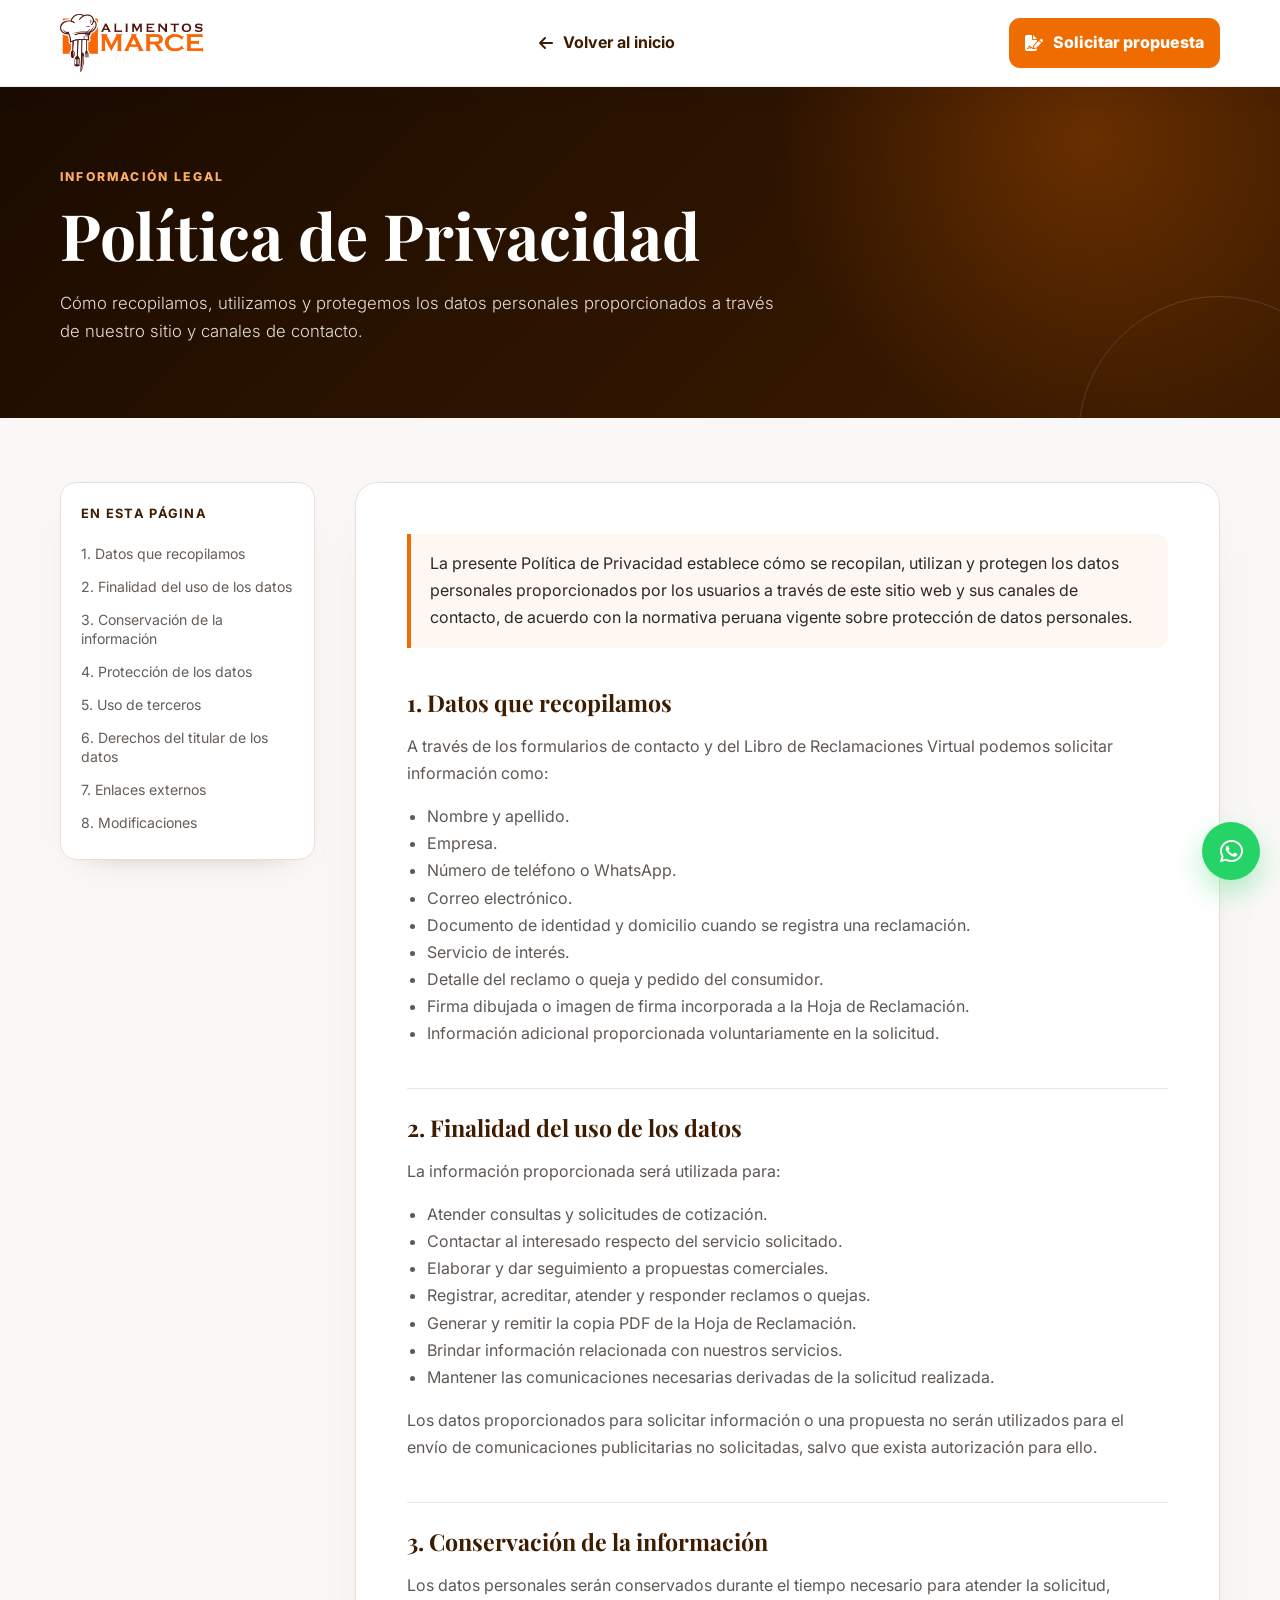
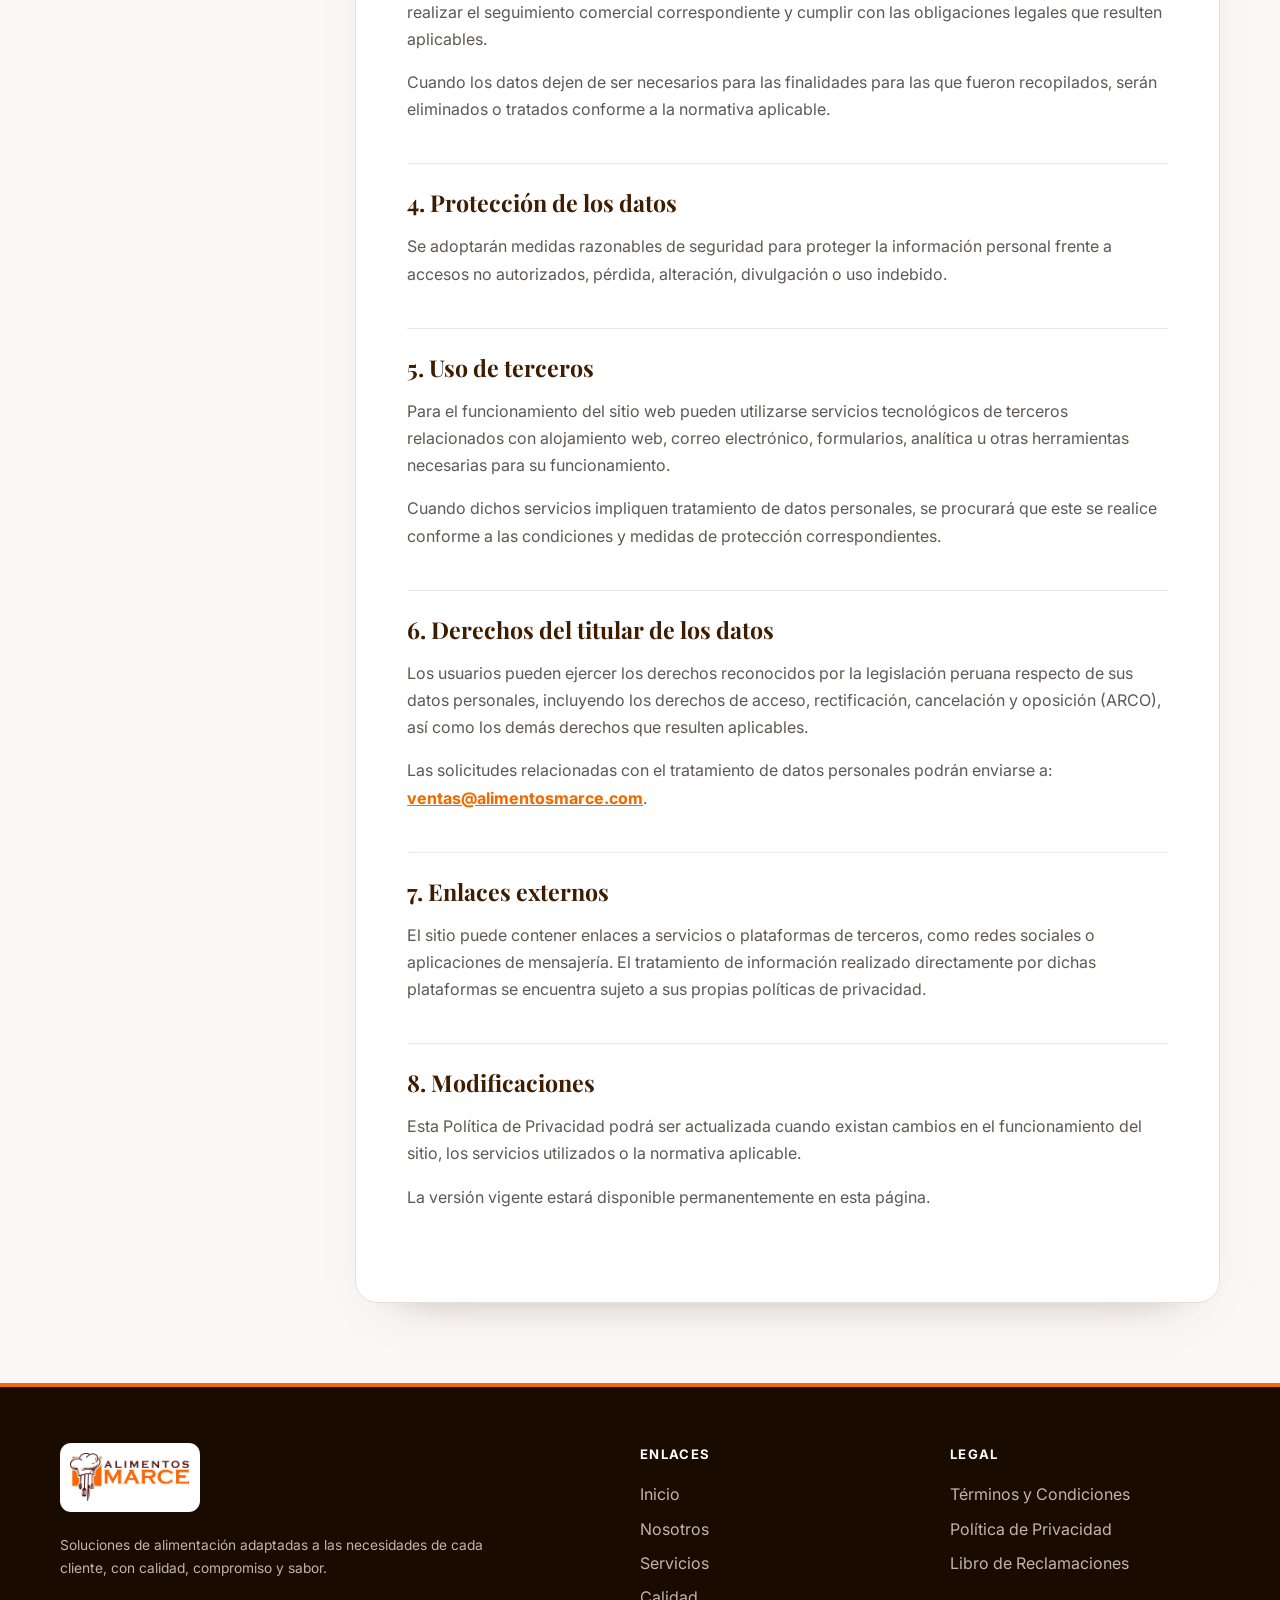
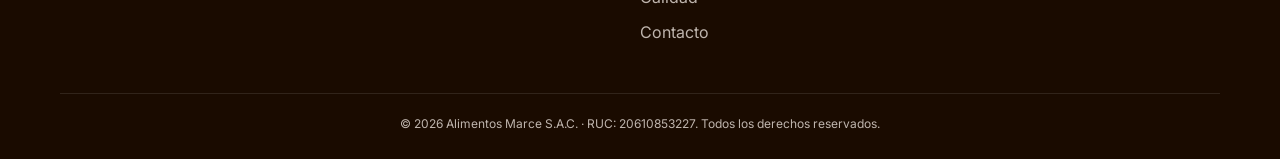
<file: politica-de-privacidad.html>
<!DOCTYPE html>
<html lang="es-PE">
<head>
  <meta charset="UTF-8">
  <meta name="viewport" content="width=device-width, initial-scale=1.0">
  <title>Política de Privacidad | Alimentos Marce</title>
  <meta name="description" content="Política de Privacidad y tratamiento de datos personales de Alimentos Marce S.A.C.">
  <link rel="canonical" href="https://alimentosmarce.com/politica-de-privacidad.html">
  <link rel="icon" href="favicon.ico">
  <link rel="preconnect" href="https://fonts.googleapis.com">
  <link rel="preconnect" href="https://fonts.gstatic.com" crossorigin>
  <link href="https://fonts.googleapis.com/css2?family=Inter:wght@300;400;500;600;700;800&family=Playfair+Display:wght@600;700&display=swap" rel="stylesheet">
  <link rel="stylesheet" href="https://cdnjs.cloudflare.com/ajax/libs/font-awesome/6.4.0/css/all.min.css">
  <link rel="stylesheet" href="legal.css">
</head>
<body class="legal-page">
  <a class="skip-link" href="#contenido">Saltar al contenido</a>
  <header class="site-header">
    <div class="container header-inner">
      <a class="brand" href="index.html#inicio" aria-label="Alimentos Marce - Inicio"><img src="logo.png" alt="Alimentos Marce"></a>
      <a class="back-home" href="index.html"><i class="fas fa-arrow-left" aria-hidden="true"></i><span>Volver al inicio</span></a>
      <a class="header-cta" href="index.html#contacto"><i class="fas fa-file-signature" aria-hidden="true"></i><span>Solicitar propuesta</span></a>
    </div>
  </header>

  <main id="contenido">
    <section class="legal-hero">
      <div class="container">
        <p class="eyebrow">Información legal</p>
        <h1>Política de Privacidad</h1>
        <p class="lead">Cómo recopilamos, utilizamos y protegemos los datos personales proporcionados a través de nuestro sitio y canales de contacto.</p>
      </div>
    </section>

    <div class="container legal-shell">
      <aside class="toc" aria-label="Contenido de la Política de Privacidad">
        <strong>En esta página</strong>
        <a href="#datos">1. Datos que recopilamos</a>
        <a href="#finalidad">2. Finalidad del uso de los datos</a>
        <a href="#conservacion">3. Conservación de la información</a>
        <a href="#proteccion">4. Protección de los datos</a>
        <a href="#terceros">5. Uso de terceros</a>
        <a href="#derechos">6. Derechos del titular de los datos</a>
        <a href="#enlaces">7. Enlaces externos</a>
        <a href="#modificaciones">8. Modificaciones</a>
      </aside>

      <article class="legal-article">
        <p class="legal-note">La presente Política de Privacidad establece cómo se recopilan, utilizan y protegen los datos personales proporcionados por los usuarios a través de este sitio web y sus canales de contacto, de acuerdo con la normativa peruana vigente sobre protección de datos personales.</p>

        <section id="datos" class="legal-section"><h2>1. Datos que recopilamos</h2><p>A través de los formularios de contacto y del Libro de Reclamaciones Virtual podemos solicitar información como:</p><ul><li>Nombre y apellido.</li><li>Empresa.</li><li>Número de teléfono o WhatsApp.</li><li>Correo electrónico.</li><li>Documento de identidad y domicilio cuando se registra una reclamación.</li><li>Servicio de interés.</li><li>Detalle del reclamo o queja y pedido del consumidor.</li><li>Firma dibujada o imagen de firma incorporada a la Hoja de Reclamación.</li><li>Información adicional proporcionada voluntariamente en la solicitud.</li></ul></section>

        <section id="finalidad" class="legal-section"><h2>2. Finalidad del uso de los datos</h2><p>La información proporcionada será utilizada para:</p><ul><li>Atender consultas y solicitudes de cotización.</li><li>Contactar al interesado respecto del servicio solicitado.</li><li>Elaborar y dar seguimiento a propuestas comerciales.</li><li>Registrar, acreditar, atender y responder reclamos o quejas.</li><li>Generar y remitir la copia PDF de la Hoja de Reclamación.</li><li>Brindar información relacionada con nuestros servicios.</li><li>Mantener las comunicaciones necesarias derivadas de la solicitud realizada.</li></ul><p>Los datos proporcionados para solicitar información o una propuesta no serán utilizados para el envío de comunicaciones publicitarias no solicitadas, salvo que exista autorización para ello.</p></section>

        <section id="conservacion" class="legal-section"><h2>3. Conservación de la información</h2><p>Los datos personales serán conservados durante el tiempo necesario para atender la solicitud, realizar el seguimiento comercial correspondiente y cumplir con las obligaciones legales que resulten aplicables.</p><p>Cuando los datos dejen de ser necesarios para las finalidades para las que fueron recopilados, serán eliminados o tratados conforme a la normativa aplicable.</p></section>

        <section id="proteccion" class="legal-section"><h2>4. Protección de los datos</h2><p>Se adoptarán medidas razonables de seguridad para proteger la información personal frente a accesos no autorizados, pérdida, alteración, divulgación o uso indebido.</p></section>

        <section id="terceros" class="legal-section"><h2>5. Uso de terceros</h2><p>Para el funcionamiento del sitio web pueden utilizarse servicios tecnológicos de terceros relacionados con alojamiento web, correo electrónico, formularios, analítica u otras herramientas necesarias para su funcionamiento.</p><p>Cuando dichos servicios impliquen tratamiento de datos personales, se procurará que este se realice conforme a las condiciones y medidas de protección correspondientes.</p></section>

        <section id="derechos" class="legal-section"><h2>6. Derechos del titular de los datos</h2><p>Los usuarios pueden ejercer los derechos reconocidos por la legislación peruana respecto de sus datos personales, incluyendo los derechos de acceso, rectificación, cancelación y oposición (ARCO), así como los demás derechos que resulten aplicables.</p><p>Las solicitudes relacionadas con el tratamiento de datos personales podrán enviarse a: <a class="mail-link" href="mailto:ventas@alimentosmarce.com">ventas@alimentosmarce.com</a>.</p></section>

        <section id="enlaces" class="legal-section"><h2>7. Enlaces externos</h2><p>El sitio puede contener enlaces a servicios o plataformas de terceros, como redes sociales o aplicaciones de mensajería. El tratamiento de información realizado directamente por dichas plataformas se encuentra sujeto a sus propias políticas de privacidad.</p></section>

        <section id="modificaciones" class="legal-section"><h2>8. Modificaciones</h2><p>Esta Política de Privacidad podrá ser actualizada cuando existan cambios en el funcionamiento del sitio, los servicios utilizados o la normativa aplicable.</p><p>La versión vigente estará disponible permanentemente en esta página.</p></section>
      </article>
    </div>
  </main>

  <footer class="site-footer">
    <div class="container">
      <div class="footer-grid">
        <div class="footer-brand"><a class="footer-logo" href="index.html"><img src="logo.png" alt="Alimentos Marce"></a><p class="footer-copy">Soluciones de alimentación adaptadas a las necesidades de cada cliente, con calidad, compromiso y sabor.</p></div>
        <div><h3>ENLACES</h3><ul><li><a href="index.html#inicio">Inicio</a></li><li><a href="index.html#nosotros">Nosotros</a></li><li><a href="index.html#servicios">Servicios</a></li><li><a href="index.html#calidad">Calidad</a></li><li><a href="index.html#contacto">Contacto</a></li></ul></div>
        <div><h3>LEGAL</h3><ul><li><a href="terminos-y-condiciones.html">Términos y Condiciones</a></li><li><a href="politica-de-privacidad.html">Política de Privacidad</a></li><li><a href="libro-de-reclamaciones.html">Libro de Reclamaciones</a></li></ul></div>
      </div>
      <div class="footer-bottom">© <span data-current-year></span> Alimentos Marce S.A.C. · RUC: 20610853227. Todos los derechos reservados.</div>
    </div>
  </footer>
  <a class="wa-float" href="https://wa.me/51931515526" target="_blank" rel="noopener noreferrer" aria-label="Contactar por WhatsApp"><i class="fab fa-whatsapp"></i></a>
  <script>document.querySelectorAll('[data-current-year]').forEach(function(el){el.textContent=new Date().getFullYear();});</script>
</body>
</html>
</file>
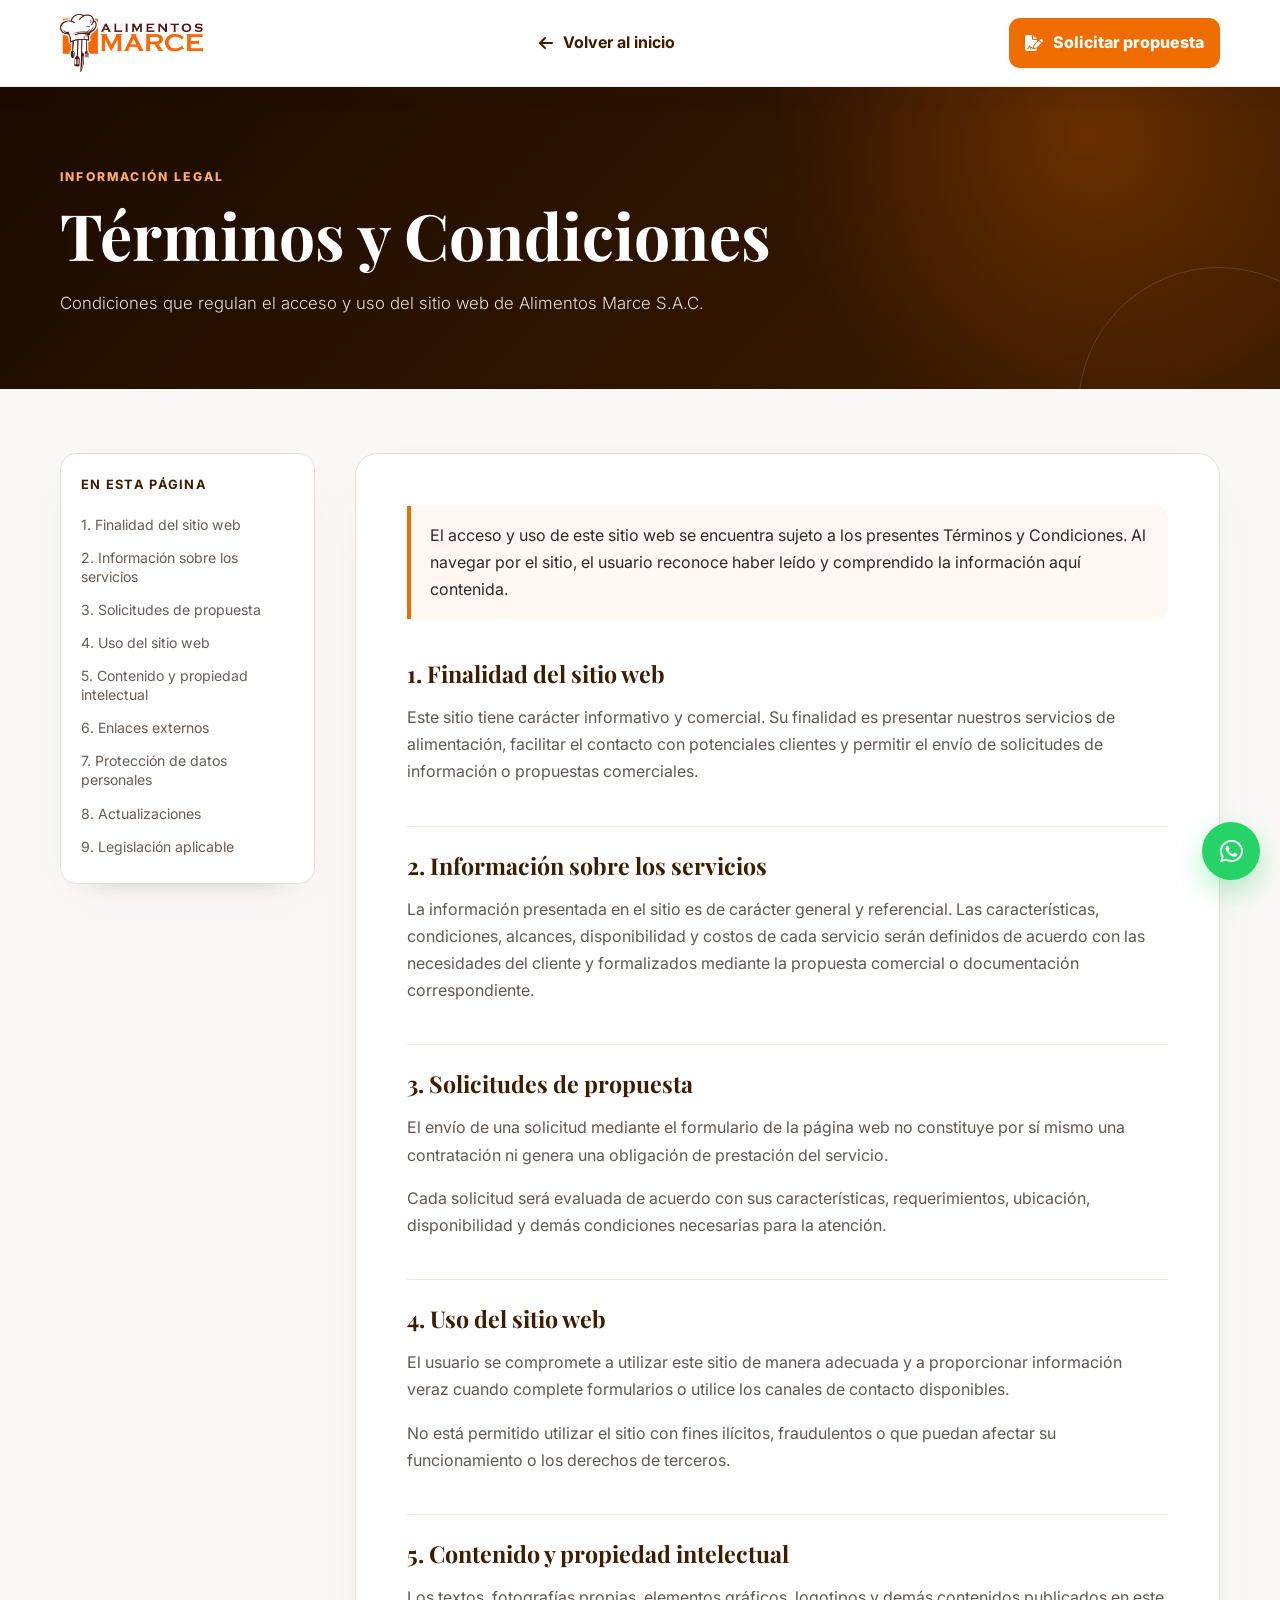
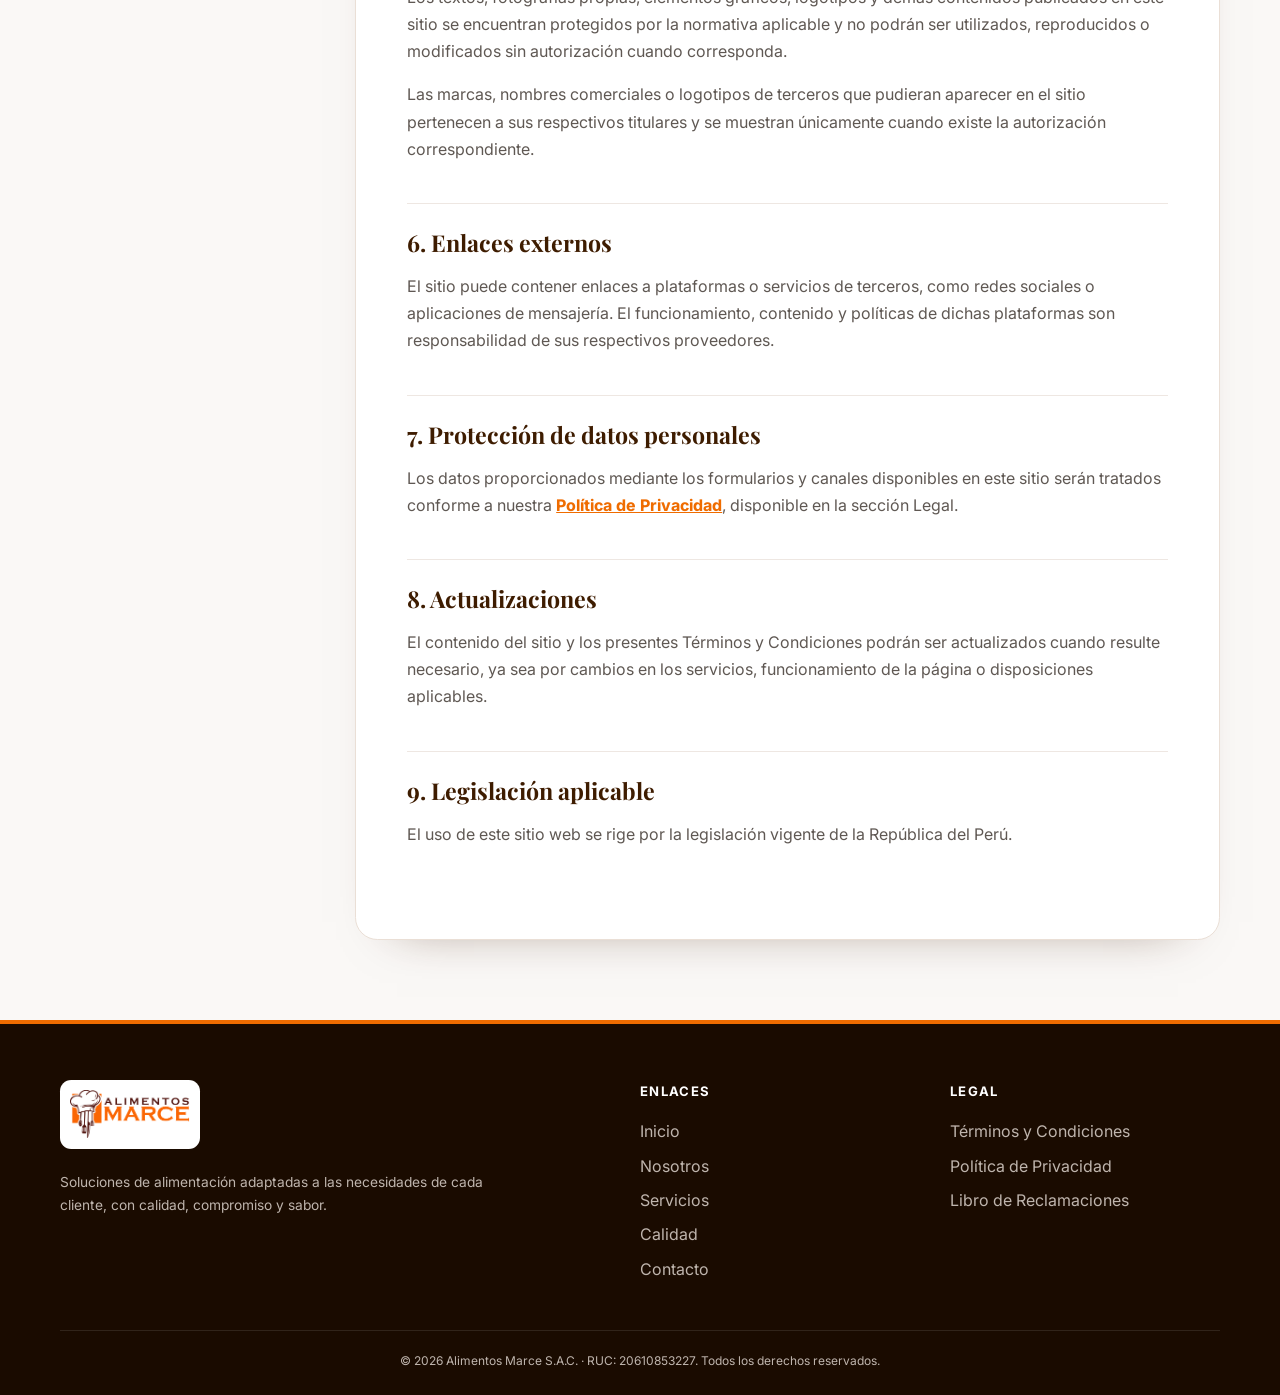
<file: terminos-y-condiciones.html>
<!DOCTYPE html>
<html lang="es-PE">
<head>
  <meta charset="UTF-8">
  <meta name="viewport" content="width=device-width, initial-scale=1.0">
  <title>Términos y Condiciones | Alimentos Marce</title>
  <meta name="description" content="Términos y Condiciones del sitio web de Alimentos Marce S.A.C.">
  <link rel="canonical" href="https://alimentosmarce.com/terminos-y-condiciones.html">
  <link rel="icon" href="favicon.ico">
  <link rel="preconnect" href="https://fonts.googleapis.com">
  <link rel="preconnect" href="https://fonts.gstatic.com" crossorigin>
  <link href="https://fonts.googleapis.com/css2?family=Inter:wght@300;400;500;600;700;800&family=Playfair+Display:wght@600;700&display=swap" rel="stylesheet">
  <link rel="stylesheet" href="https://cdnjs.cloudflare.com/ajax/libs/font-awesome/6.4.0/css/all.min.css">
  <link rel="stylesheet" href="legal.css">
</head>
<body class="legal-page">
  <a class="skip-link" href="#contenido">Saltar al contenido</a>
  <header class="site-header">
    <div class="container header-inner">
      <a class="brand" href="index.html#inicio" aria-label="Alimentos Marce - Inicio"><img src="logo.png" alt="Alimentos Marce"></a>
      <a class="back-home" href="index.html"><i class="fas fa-arrow-left" aria-hidden="true"></i><span>Volver al inicio</span></a>
      <a class="header-cta" href="index.html#contacto"><i class="fas fa-file-signature" aria-hidden="true"></i><span>Solicitar propuesta</span></a>
    </div>
  </header>

  <main id="contenido">
    <section class="legal-hero">
      <div class="container">
        <p class="eyebrow">Información legal</p>
        <h1>Términos y Condiciones</h1>
        <p class="lead">Condiciones que regulan el acceso y uso del sitio web de Alimentos Marce S.A.C.</p>
      </div>
    </section>

    <div class="container legal-shell">
      <aside class="toc" aria-label="Contenido de Términos y Condiciones">
        <strong>En esta página</strong>
        <a href="#finalidad">1. Finalidad del sitio web</a>
        <a href="#servicios">2. Información sobre los servicios</a>
        <a href="#solicitudes">3. Solicitudes de propuesta</a>
        <a href="#uso">4. Uso del sitio web</a>
        <a href="#propiedad">5. Contenido y propiedad intelectual</a>
        <a href="#enlaces">6. Enlaces externos</a>
        <a href="#datos">7. Protección de datos personales</a>
        <a href="#actualizaciones">8. Actualizaciones</a>
        <a href="#legislacion">9. Legislación aplicable</a>
      </aside>

      <article class="legal-article">
        <p class="legal-note">El acceso y uso de este sitio web se encuentra sujeto a los presentes Términos y Condiciones. Al navegar por el sitio, el usuario reconoce haber leído y comprendido la información aquí contenida.</p>

        <section id="finalidad" class="legal-section"><h2>1. Finalidad del sitio web</h2><p>Este sitio tiene carácter informativo y comercial. Su finalidad es presentar nuestros servicios de alimentación, facilitar el contacto con potenciales clientes y permitir el envío de solicitudes de información o propuestas comerciales.</p></section>

        <section id="servicios" class="legal-section"><h2>2. Información sobre los servicios</h2><p>La información presentada en el sitio es de carácter general y referencial. Las características, condiciones, alcances, disponibilidad y costos de cada servicio serán definidos de acuerdo con las necesidades del cliente y formalizados mediante la propuesta comercial o documentación correspondiente.</p></section>

        <section id="solicitudes" class="legal-section"><h2>3. Solicitudes de propuesta</h2><p>El envío de una solicitud mediante el formulario de la página web no constituye por sí mismo una contratación ni genera una obligación de prestación del servicio.</p><p>Cada solicitud será evaluada de acuerdo con sus características, requerimientos, ubicación, disponibilidad y demás condiciones necesarias para la atención.</p></section>

        <section id="uso" class="legal-section"><h2>4. Uso del sitio web</h2><p>El usuario se compromete a utilizar este sitio de manera adecuada y a proporcionar información veraz cuando complete formularios o utilice los canales de contacto disponibles.</p><p>No está permitido utilizar el sitio con fines ilícitos, fraudulentos o que puedan afectar su funcionamiento o los derechos de terceros.</p></section>

        <section id="propiedad" class="legal-section"><h2>5. Contenido y propiedad intelectual</h2><p>Los textos, fotografías propias, elementos gráficos, logotipos y demás contenidos publicados en este sitio se encuentran protegidos por la normativa aplicable y no podrán ser utilizados, reproducidos o modificados sin autorización cuando corresponda.</p><p>Las marcas, nombres comerciales o logotipos de terceros que pudieran aparecer en el sitio pertenecen a sus respectivos titulares y se muestran únicamente cuando existe la autorización correspondiente.</p></section>

        <section id="enlaces" class="legal-section"><h2>6. Enlaces externos</h2><p>El sitio puede contener enlaces a plataformas o servicios de terceros, como redes sociales o aplicaciones de mensajería. El funcionamiento, contenido y políticas de dichas plataformas son responsabilidad de sus respectivos proveedores.</p></section>

        <section id="datos" class="legal-section"><h2>7. Protección de datos personales</h2><p>Los datos proporcionados mediante los formularios y canales disponibles en este sitio serán tratados conforme a nuestra <a class="mail-link" href="politica-de-privacidad.html">Política de Privacidad</a>, disponible en la sección Legal.</p></section>

        <section id="actualizaciones" class="legal-section"><h2>8. Actualizaciones</h2><p>El contenido del sitio y los presentes Términos y Condiciones podrán ser actualizados cuando resulte necesario, ya sea por cambios en los servicios, funcionamiento de la página o disposiciones aplicables.</p></section>

        <section id="legislacion" class="legal-section"><h2>9. Legislación aplicable</h2><p>El uso de este sitio web se rige por la legislación vigente de la República del Perú.</p></section>
      </article>
    </div>
  </main>

  <footer class="site-footer">
    <div class="container">
      <div class="footer-grid">
        <div class="footer-brand"><a class="footer-logo" href="index.html"><img src="logo.png" alt="Alimentos Marce"></a><p class="footer-copy">Soluciones de alimentación adaptadas a las necesidades de cada cliente, con calidad, compromiso y sabor.</p></div>
        <div><h3>ENLACES</h3><ul><li><a href="index.html#inicio">Inicio</a></li><li><a href="index.html#nosotros">Nosotros</a></li><li><a href="index.html#servicios">Servicios</a></li><li><a href="index.html#calidad">Calidad</a></li><li><a href="index.html#contacto">Contacto</a></li></ul></div>
        <div><h3>LEGAL</h3><ul><li><a href="terminos-y-condiciones.html">Términos y Condiciones</a></li><li><a href="politica-de-privacidad.html">Política de Privacidad</a></li><li><a href="libro-de-reclamaciones.html">Libro de Reclamaciones</a></li></ul></div>
      </div>
      <div class="footer-bottom">© <span data-current-year></span> Alimentos Marce S.A.C. · RUC: 20610853227. Todos los derechos reservados.</div>
    </div>
  </footer>
  <a class="wa-float" href="https://wa.me/51931515526" target="_blank" rel="noopener noreferrer" aria-label="Contactar por WhatsApp"><i class="fab fa-whatsapp"></i></a>
  <script>document.querySelectorAll('[data-current-year]').forEach(function(el){el.textContent=new Date().getFullYear();});</script>
</body>
</html>
</file>
<file: legal.css>
:root {
  --orange: #ef6c00;
  --orange-dark: #c85700;
  --brown: #3e1c00;
  --dark: #1a0b00;
  --cream: #fff8f2;
  --line: #eadfd6;
  --muted: #665d57;
  --green: #166534;
  --red: #991b1b;
}

* { box-sizing: border-box; }
html { scroll-behavior: smooth; }
body {
  margin: 0;
  color: #2d2926;
  background: #faf8f6;
  font-family: "Inter", system-ui, -apple-system, BlinkMacSystemFont, "Segoe UI", sans-serif;
  line-height: 1.7;
}
button, input, select, textarea { font: inherit; }
a { color: inherit; }
img { max-width: 100%; display: block; }
.skip-link { position: fixed; left: 1rem; top: -100px; z-index: 999; background: #fff; color: var(--brown); padding: .65rem 1rem; border-radius: .5rem; }
.skip-link:focus { top: 1rem; }
.container { width: min(1160px, calc(100% - 2rem)); margin: 0 auto; }

.site-header {
  position: sticky;
  top: 0;
  z-index: 50;
  background: rgba(255,255,255,.96);
  border-bottom: 1px solid rgba(62,28,0,.08);
  backdrop-filter: blur(12px);
  box-shadow: 0 5px 24px rgba(62,28,0,.05);
}
.header-inner { min-height: 86px; display: flex; align-items: center; justify-content: space-between; gap: 2rem; }
.brand { display: inline-flex; align-items: center; flex: 0 0 auto; }
.brand img { width: auto; height: 58px; object-fit: contain; }
.back-home { display: inline-flex; align-items: center; gap: .6rem; color: var(--brown); text-decoration: none; font-weight: 700; }
.back-home:hover { color: var(--orange); }
.header-cta { display: inline-flex; align-items: center; gap: .6rem; padding: .7rem 1rem; border-radius: .7rem; background: var(--orange); color: #fff; text-decoration: none; font-weight: 800; }
.header-cta:hover { background: var(--orange-dark); }

.legal-hero {
  position: relative;
  overflow: hidden;
  padding: 5rem 0 4.5rem;
  color: #fff;
  background:
    radial-gradient(circle at 85% 15%, rgba(239,108,0,.28), transparent 28%),
    linear-gradient(135deg, var(--dark), var(--brown));
}
.legal-hero::after { content: ""; position: absolute; width: 280px; height: 280px; border: 1px solid rgba(255,255,255,.13); border-radius: 50%; right: -80px; bottom: -160px; }
.eyebrow { margin: 0 0 .75rem; color: #ffad66; font-size: .76rem; font-weight: 800; letter-spacing: .18em; text-transform: uppercase; }
.legal-hero h1 { max-width: 760px; margin: 0; font: 700 clamp(2.3rem, 5vw, 4.4rem)/1.08 "Playfair Display", Georgia, serif; }
.legal-hero .lead { max-width: 720px; margin: 1.25rem 0 0; color: #e6ddd6; font-size: 1.05rem; font-weight: 300; }

.legal-shell { display: grid; grid-template-columns: 255px minmax(0, 1fr); gap: 2.5rem; align-items: start; padding: 4rem 0 5rem; }
.toc { position: sticky; top: 110px; padding: 1.25rem; border: 1px solid var(--line); border-radius: 1rem; background: #fff; box-shadow: 0 14px 32px -28px rgba(62,28,0,.5); }
.toc strong { display: block; margin-bottom: .75rem; color: var(--brown); font-size: .8rem; letter-spacing: .1em; text-transform: uppercase; }
.toc a { display: block; padding: .44rem 0; color: var(--muted); font-size: .88rem; text-decoration: none; line-height: 1.35; }
.toc a:hover { color: var(--orange); }
.legal-article { padding: clamp(1.5rem, 4vw, 3.5rem); border: 1px solid var(--line); border-radius: 1.4rem; background: #fff; box-shadow: 0 24px 50px -42px rgba(62,28,0,.55); }
.legal-article > p:first-child { margin-top: 0; }
.legal-section { scroll-margin-top: 112px; padding: 1.5rem 0; border-top: 1px solid #eee7e2; }
.legal-section:first-of-type { border-top: 0; }
.legal-section h2 { margin: 0 0 .7rem; color: var(--brown); font: 700 1.45rem/1.25 "Playfair Display", Georgia, serif; }
.legal-section p, .legal-section li { color: #5f5853; }
.legal-section ul { padding-left: 1.25rem; }
.legal-note { padding: 1rem 1.2rem; border-left: 4px solid var(--orange); border-radius: 0 .75rem .75rem 0; background: var(--cream); }
.mail-link { color: var(--orange); font-weight: 750; }

.book-hero { padding: 3.6rem 0 3.2rem; }
.book-shell { width: min(1040px, calc(100% - 2rem)); padding: 3.2rem 0 5rem; }
.claim-form { display: grid; gap: 1.4rem; }
.sheet-mobile-note { display: none; }
.sheet-scroll { overflow-x: auto; padding: 3px 3px 16px; scrollbar-color: #aaa #eee; }
.complaint-sheet {
  --sheet-border: rgba(62, 28, 0, .32);
  --sheet-soft-border: rgba(62, 28, 0, .16);
  --sheet-field: #fff8f2;
  min-width: 820px;
  overflow: hidden;
  color: #37271b;
  border: 1px solid var(--sheet-border);
  border-radius: 18px;
  background: #fff;
  box-shadow: 0 24px 54px -32px rgba(62,28,0,.42);
  font-family: "Inter", Arial, Helvetica, sans-serif;
  font-size: 12px;
  font-weight: 400;
  line-height: 1.2;
}
.complaint-sheet * { box-sizing: border-box; }
.complaint-sheet b, .required { color: #b42318; }
.complaint-sheet input,
.complaint-sheet select,
.complaint-sheet textarea {
  width: calc(100% - 8px);
  max-width: calc(100% - 8px);
  min-width: 0;
  min-height: 30px;
  margin: 4px;
  padding: 4px 7px;
  color: #111;
  border: 0;
  border-radius: 7px;
  outline: none;
  background: var(--sheet-field);
  font: 12px/1.25 "Inter", Arial, Helvetica, sans-serif;
}
.complaint-sheet input:focus,
.complaint-sheet select:focus,
.complaint-sheet textarea:focus { box-shadow: inset 0 0 0 2px var(--orange); background: #fff; }
.complaint-sheet input[type="radio"] {
  width: 18px;
  max-width: 18px;
  min-height: 18px;
  margin: 0;
  padding: 0;
  accent-color: #ef6c00;
}
.sheet-heading-row { display: grid; grid-template-columns: 69% 31%; border-bottom: 1px solid var(--sheet-border); }
.sheet-main-heading, .sheet-side-heading { display: grid; min-height: 48px; place-items: center; padding: 9px; color: #fff; font-size: 14px; font-weight: 800; letter-spacing: .035em; text-align: center; }
.sheet-main-heading { border-right: 1px solid rgba(255,255,255,.3); background: linear-gradient(135deg, var(--brown), #572800); }
.sheet-side-heading { background: linear-gradient(135deg, var(--orange), #f58a2f); }
.sheet-date-row { display: grid; grid-template-columns: 69% 31%; min-height: 44px; border-bottom: 1px solid var(--sheet-border); background: #fffdfb; }
.sheet-date-field { border-right: 1px solid var(--sheet-border); }
.sheet-inline-field { display: grid; grid-template-columns: 115px minmax(0, 1fr); align-items: center; }
.sheet-inline-field > span { padding: 6px 8px; font-weight: 800; }
.sheet-number-field { display: flex; align-items: center; gap: 8px; padding: 4px 8px; }
.sheet-number-field strong { font-size: 15px; }
.sheet-number-field output { flex: 1; min-height: 30px; display: grid; place-items: center; padding: 5px; border-radius: 7px; background: var(--sheet-field); color: var(--brown); font-weight: 800; text-align: center; }
.sheet-provider { padding: 8px 11px 9px; border-bottom: 1px solid var(--sheet-border); background: linear-gradient(90deg, #fff, #fffaf5); }
.sheet-provider p { margin: 1px 0; }
.sheet-provider strong { display: inline-block; min-width: 85px; }
.sheet-section-title { padding: 7px 10px 7px 13px; border-bottom: 1px solid var(--sheet-border); border-left: 5px solid var(--orange); background: #f6ece4; color: var(--brown); font-weight: 800; letter-spacing: .015em; }
.sheet-wide-field { min-height: 44px; display: grid; grid-template-columns: 140px minmax(0, 1fr); align-items: center; border-bottom: 1px solid var(--sheet-border); }
.sheet-wide-field > span { align-self: stretch; display: flex; align-items: center; padding: 6px 8px; border-right: 1px solid var(--sheet-border); font-weight: 800; }
.sheet-document-field { grid-template-columns: 140px 105px minmax(0, 1fr); }
.sheet-document-field select { border-right: 1px solid #c7cad7; }
.sheet-contact-row { min-height: 44px; display: grid; grid-template-columns: 50% 50%; border-bottom: 1px solid var(--sheet-border); }
.sheet-contact-row .sheet-inline-field:first-child { border-right: 1px solid var(--sheet-border); }
.sheet-minor-row { min-height: 57px; display: grid; grid-template-columns: 215px minmax(0, 1fr); border-bottom: 1px solid var(--sheet-border); }
.sheet-minor-row > label { display: grid; grid-template-columns: 1fr 62px; align-items: center; padding-left: 8px; border-right: 1px solid var(--sheet-border); font-weight: 800; }
.sheet-minor-row > label select { margin-left: 0; }
.sheet-minor-row .guardian-fields { display: grid; grid-template-columns: 280px minmax(0, 1fr); align-items: center; }
.sheet-minor-row .guardian-fields label { padding: 6px 8px; font-weight: 800; }
.guardian-fields[hidden] { display: none; }
.sheet-contract-row { min-height: 42px; display: grid; grid-template-columns: 55% 45%; border-bottom: 1px solid var(--sheet-border); }
.sheet-kind-choice { display: grid; grid-template-columns: minmax(0, 1fr) 44px; align-items: center; padding-left: 8px; font-weight: 800; cursor: pointer; }
.sheet-kind-choice input { justify-self: center; }
.sheet-contract-field { display: grid; grid-template-columns: 175px minmax(0, 1fr); align-items: center; border-left: 1px solid var(--sheet-border); }
.sheet-contract-field > span { padding: 6px 8px; font-weight: 800; }
.sheet-claim-heading { min-height: 44px; display: grid; grid-template-columns: 56% 22% 22%; border-bottom: 1px solid var(--sheet-border); font-weight: 800; }
.sheet-claim-heading > div { display: flex; align-items: center; padding: 7px 10px 7px 13px; border-right: 1px solid var(--sheet-border); border-left: 5px solid var(--orange); background: #f6ece4; color: var(--brown); }
.sheet-claim-heading label { display: flex; align-items: center; justify-content: space-around; gap: 7px; padding: 5px 8px; border-right: 1px solid var(--sheet-border); cursor: pointer; }
.sheet-claim-heading label:last-child { border-right: 0; }
.sheet-area { display: flex; flex-direction: column; min-width: 0; }
.sheet-area > span { padding: 7px 8px 2px; font-weight: 800; }
.sheet-area textarea { width: calc(100% - 8px); resize: vertical; }
.sheet-detail-area { min-height: 205px; border-bottom: 1px solid var(--sheet-border); }
.sheet-detail-area textarea { flex: 1; min-height: 175px; }
.sheet-request-row { min-height: 250px; display: grid; grid-template-columns: 69% 31%; border-bottom: 1px solid var(--sheet-border); }
.sheet-request-row .sheet-area { border-right: 1px solid var(--sheet-border); }
.sheet-request-row textarea { flex: 1; min-height: 205px; }
.sheet-signature { display: grid; grid-template-rows: minmax(0, 1fr) 36px; min-width: 0; background: #fffdfb; }
.signature-caption { display: grid; place-items: center; border-top: 1px solid var(--sheet-border); background: #f6ece4; color: var(--brown); font-weight: 800; }
.sheet-response-date { width: 69%; min-height: 43px; display: grid; grid-template-columns: 64% 36%; align-items: center; border-right: 1px solid var(--sheet-border); border-bottom: 1px solid var(--sheet-border); }
.sheet-response-date span { padding: 6px 8px; font-weight: 800; }
.sheet-provider-response { min-height: 155px; display: grid; grid-template-columns: 69% 31%; border-bottom: 1px solid var(--sheet-border); }
.sheet-provider-response textarea { width: calc(100% - 8px); min-height: 145px; resize: none; }
.sheet-provider-signature { display: flex; align-items: flex-end; border-left: 1px solid var(--sheet-border); }
.sheet-provider-signature span { width: 100%; display: grid; min-height: 36px; place-items: center; border-top: 1px solid var(--sheet-border); background: #f6ece4; font-weight: 800; }
.sheet-definitions { display: grid; grid-template-columns: 50% 50%; border-bottom: 1px solid var(--sheet-border); background: #fffaf5; }
.sheet-definitions p { margin: 0; padding: 5px 8px; font-size: 10px; text-align: center; }
.sheet-definitions p:first-child { border-right: 1px solid var(--sheet-border); text-align: left; }
.sheet-bottom-title { padding: 7px 10px; color: #fff; background: linear-gradient(90deg, var(--brown), #572800); font-size: 14px; font-weight: 800; letter-spacing: .08em; text-align: right; }
.sheet-legal-notes { padding: 5px 0 1px; font-size: 10px; line-height: 1.2; }
.sheet-legal-notes p { margin: 0 0 2px; padding: 0 4px; }
.visually-hidden {
  position: absolute !important;
  width: 1px !important;
  height: 1px !important;
  padding: 0 !important;
  margin: -1px !important;
  overflow: hidden !important;
  clip: rect(0, 0, 0, 0) !important;
  white-space: nowrap !important;
  border: 0 !important;
}
.signature-workspace { min-width: 0; display: flex; flex-direction: column; gap: 7px; padding: 9px; }
.signature-methods { display: grid; grid-template-columns: 1fr 1fr; gap: 5px; }
.signature-method {
  min-height: 30px;
  display: inline-flex;
  align-items: center;
  justify-content: center;
  gap: 5px;
  padding: 4px 6px;
  color: #6d5a4d;
  border: 1px solid #e7d8cd;
  border-radius: 8px;
  background: #fff;
  cursor: pointer;
  font-size: 10px;
  font-weight: 800;
}
.signature-method:hover, .signature-method.active { color: #fff; border-color: var(--orange); background: var(--orange); }
.signature-panel[hidden] { display: none !important; }
.signature-pad-wrap {
  position: relative;
  min-height: 106px;
  overflow: hidden;
  border: 1px dashed #ddaa7d;
  border-radius: 10px;
  background:
    linear-gradient(rgba(239,108,0,.025), rgba(239,108,0,.025)),
    repeating-linear-gradient(0deg, transparent 0, transparent 25px, rgba(62,28,0,.045) 26px);
}
#signaturePad { width: 100%; height: 106px; display: block; touch-action: none; cursor: crosshair; outline: none; }
#signaturePad:focus { box-shadow: inset 0 0 0 2px var(--orange); }
.signature-placeholder { position: absolute; inset: 0; display: grid; place-items: center; padding: 10px; color: #9a887b; font-size: 9px; text-align: center; pointer-events: none; }
.signature-placeholder[hidden] { display: none; }
.signature-tool {
  display: inline-flex;
  align-items: center;
  gap: 5px;
  margin-top: 5px;
  padding: 2px 0;
  color: var(--orange-dark);
  border: 0;
  background: transparent;
  cursor: pointer;
  font-size: 9px;
  font-weight: 800;
}
.signature-upload-panel { min-height: 136px; align-content: start; }
.signature-upload-button { min-height: 34px; display: inline-flex; align-items: center; justify-content: center; gap: 6px; padding: 6px 8px; color: var(--brown); border: 1px solid #efc49f; border-radius: 8px; background: #fff4e9; cursor: pointer; font-size: 10px; font-weight: 800; }
.signature-upload-preview { min-height: 82px; display: grid; place-items: center; margin-top: 6px; padding: 6px; overflow: hidden; border: 1px dashed #ddc7b6; border-radius: 9px; color: #8a776a; background: #fff; font-size: 9px; text-align: center; }
.signature-upload-preview img { width: 100%; height: 68px; object-fit: contain; }
.signature-upload-preview img[hidden], .signature-tool[hidden] { display: none !important; }
.signature-export-preview { display: none; }
.signature-help { margin: 0; color: #7d6d62; font-size: 8px; line-height: 1.25; text-align: center; }
.signature-error { min-height: 11px; margin: -3px 0 0; color: var(--red); font-size: 8px; font-weight: 700; line-height: 1.2; text-align: center; }
.sheet-signature.signature-invalid .signature-pad-wrap,
.sheet-signature.signature-invalid .signature-upload-preview { border-color: #d92d20; box-shadow: 0 0 0 2px rgba(217,45,32,.09); }
.sheet-signature.signature-complete { box-shadow: inset 0 0 0 2px rgba(239,108,0,.08); }
.registered .signature-workspace { pointer-events: none; }

#pdfStage { position: fixed; left: -100000px; top: 0; width: 1020px; pointer-events: none; }
.complaint-sheet.pdf-copy { border-radius: 0; box-shadow: none; font-size: 11px; }
.pdf-copy .signature-workspace { display: grid; min-height: 210px; place-items: center; padding: 12px; }
.pdf-copy .signature-export-preview { width: 90%; height: 150px; display: block; object-fit: contain; }
.pdf-copy .pdf-field-value {
  min-width: 0;
  min-height: 30px;
  display: flex;
  align-items: center;
  margin: 4px;
  padding: 5px 7px;
  overflow-wrap: anywhere;
  border-radius: 7px;
  background: var(--sheet-field);
  white-space: pre-wrap;
}
.pdf-copy .pdf-textarea-value { flex: 1; align-items: flex-start; overflow: hidden; }
.pdf-copy .sheet-detail-area .pdf-textarea-value { min-height: 170px; }
.pdf-copy .sheet-request-row .pdf-textarea-value { min-height: 200px; }
.pdf-copy .pdf-choice { width: 18px; height: 18px; display: grid; place-items: center; justify-self: center; border: 1.5px solid #8a6d58; border-radius: 50%; color: #fff; background: #fff; font-size: 12px; font-weight: 900; }
.pdf-copy .pdf-choice.checked { border-color: var(--orange); background: var(--orange); }
.claim-submit-panel { padding: 1.5rem; border: 1px solid var(--line); border-radius: 1rem; background: #fff; box-shadow: 0 16px 38px -34px rgba(62,28,0,.55); }
.claim-submit-intro { margin: 0 0 1rem; color: var(--brown); font-weight: 800; }
.claim-pdf-note { display: flex; align-items: flex-start; gap: .65rem; margin: -.25rem 0 1rem; padding: .85rem 1rem; color: #72533e; border: 1px solid #f4d6bb; border-radius: .8rem; background: #fff8f2; font-size: .78rem; line-height: 1.5; }
.claim-pdf-note i { margin-top: .18rem; color: var(--orange); font-size: 1.05rem; }
.claim-consents { display: grid; gap: .75rem; }
.consent { display: flex; gap: .65rem; align-items: flex-start; color: #5f5751; font-size: .84rem; }
.consent input { margin-top: .32rem; accent-color: var(--orange); }
.form-actions { display: flex; align-items: center; gap: 1rem; flex-wrap: wrap; margin-top: 1.25rem; }
.submit-btn, .secondary-btn { min-height: 50px; display: inline-flex; align-items: center; justify-content: center; gap: .6rem; padding: .78rem 1.15rem; border: 0; border-radius: .75rem; cursor: pointer; text-decoration: none; font-weight: 800; }
.submit-btn { flex: 1 1 300px; color: #fff; background: var(--brown); box-shadow: 0 12px 28px -16px rgba(62,28,0,.75); }
.submit-btn:hover { background: var(--orange); }
.submit-btn:disabled { opacity: .65; cursor: wait; }
.secondary-btn { color: var(--brown); border: 1px solid #d8ccc3; background: #fff; }
.form-status { display: none; margin-top: 1rem; padding: 1rem; border-radius: .8rem; outline: none; scroll-margin-top: 7rem; font-size: .9rem; }
.form-status.visible { display: block; }
.form-status.success { color: var(--green); border: 1px solid #bbf7d0; background: #f0fdf4; }
.form-status.error { color: var(--red); border: 1px solid #fecaca; background: #fef2f2; }
.receipt { display: none; margin-top: 1.25rem; padding: 1.4rem; border: 1px solid #bbf7d0; border-radius: 1rem; background: #f0fdf4; }
.receipt.visible { display: block; }
.receipt.pending { border-color: #fde68a; background: #fffbeb; }
.receipt.pending h3 { color: #92400e; }
.receipt h3 { margin: 0 0 .4rem; color: var(--green); font-family: "Playfair Display", Georgia, serif; }
.receipt-actions { display: flex; flex-wrap: wrap; gap: .75rem; margin-top: 1rem; }

.site-footer { padding: 3.5rem 0 1.5rem; color: #bfb5ad; border-top: 4px solid var(--orange); background: var(--dark); }
.footer-grid { display: grid; grid-template-columns: 2fr 1fr 1fr; gap: 2.5rem; }
.footer-logo { display: inline-block; padding: .65rem; border-radius: .7rem; background: #fff; }
.footer-logo img { width: auto; height: 48px; }
.site-footer h3 { margin: 0 0 1rem; color: #fff; font-size: .82rem; letter-spacing: .1em; }
.site-footer ul { margin: 0; padding: 0; list-style: none; }
.site-footer li { margin: .45rem 0; }
.site-footer a { text-decoration: none; }
.site-footer a:hover { color: #ff8a2b; }
.footer-copy { max-width: 460px; font-size: .86rem; }
.footer-bottom { margin-top: 2.5rem; padding-top: 1.25rem; border-top: 1px solid rgba(255,255,255,.1); font-size: .75rem; text-align: center; }
.wa-float { position: fixed; right: 1.25rem; bottom: 1.25rem; z-index: 40; width: 58px; height: 58px; display: grid; place-items: center; border-radius: 50%; color: #fff; background: #25d366; box-shadow: 0 12px 28px rgba(37,211,102,.35); text-decoration: none; font-size: 1.65rem; transition: transform .2s; }
.wa-float:hover { transform: translateY(-3px) scale(1.03); }

@media (max-width: 860px) {
  .legal-shell { grid-template-columns: 1fr; }
  .toc { position: static; }
  .footer-grid { grid-template-columns: 1fr 1fr; }
  .footer-brand { grid-column: 1 / -1; }
  .sheet-mobile-note { display: flex; align-items: center; gap: .55rem; margin: 0 0 .75rem; color: #6d625b; font-size: .78rem; }
}

@media (max-width: 767px) {
  .sheet-scroll {
    overflow: visible;
    padding: 2px 0 12px;
  }

  .complaint-sheet:not(.pdf-copy) {
    width: 100%;
    min-width: 0;
    border-radius: 14px;
    font-size: 10.5px;
  }

  .complaint-sheet:not(.pdf-copy) .sheet-heading-row {
    grid-template-columns: minmax(0, 3fr) minmax(0, 2fr);
  }

  .complaint-sheet:not(.pdf-copy) .sheet-main-heading,
  .complaint-sheet:not(.pdf-copy) .sheet-side-heading {
    min-height: 43px;
    padding: 7px 5px;
    font-size: 10px;
    letter-spacing: .015em;
  }

  .complaint-sheet:not(.pdf-copy) .sheet-date-row,
  .complaint-sheet:not(.pdf-copy) .sheet-contact-row,
  .complaint-sheet:not(.pdf-copy) .sheet-minor-row,
  .complaint-sheet:not(.pdf-copy) .sheet-request-row,
  .complaint-sheet:not(.pdf-copy) .sheet-provider-response,
  .complaint-sheet:not(.pdf-copy) .sheet-definitions {
    grid-template-columns: minmax(0, 1fr);
  }

  .complaint-sheet:not(.pdf-copy) .sheet-date-field,
  .complaint-sheet:not(.pdf-copy) .sheet-contact-row .sheet-inline-field:first-child,
  .complaint-sheet:not(.pdf-copy) .sheet-request-row .sheet-area,
  .complaint-sheet:not(.pdf-copy) .sheet-definitions p:first-child {
    border-right: 0;
    border-bottom: 1px solid var(--sheet-border);
  }

  .complaint-sheet:not(.pdf-copy) .sheet-inline-field {
    grid-template-columns: 88px minmax(0, 1fr);
  }

  .complaint-sheet:not(.pdf-copy) .sheet-wide-field {
    grid-template-columns: 94px minmax(0, 1fr);
  }

  .complaint-sheet:not(.pdf-copy) .sheet-document-field {
    grid-template-columns: 94px 72px minmax(0, 1fr);
  }

  .complaint-sheet:not(.pdf-copy) .sheet-provider strong {
    min-width: 76px;
  }

  .complaint-sheet:not(.pdf-copy) .sheet-section-title {
    padding: 7px 8px 7px 10px;
    font-size: 10px;
  }

  .complaint-sheet:not(.pdf-copy) .sheet-minor-row > label {
    grid-template-columns: minmax(0, 1fr) 70px;
    min-width: 0;
    padding-left: 8px;
    border-right: 0;
    border-bottom: 1px solid var(--sheet-border);
  }

  .complaint-sheet:not(.pdf-copy) .sheet-minor-row .guardian-fields {
    grid-template-columns: minmax(0, 1fr);
    padding: 4px;
  }

  .complaint-sheet:not(.pdf-copy) .sheet-minor-row .guardian-fields label {
    padding: 4px 5px 0;
    font-size: 9.5px;
  }

  .complaint-sheet:not(.pdf-copy) .sheet-contract-row {
    grid-template-columns: minmax(105px, 38%) minmax(0, 1fr);
  }

  .complaint-sheet:not(.pdf-copy) .sheet-kind-choice {
    grid-template-columns: minmax(0, 1fr) 32px;
  }

  .complaint-sheet:not(.pdf-copy) .sheet-contract-field {
    grid-template-columns: 88px minmax(0, 1fr);
  }

  .complaint-sheet:not(.pdf-copy) .sheet-contract-field > span {
    padding: 5px;
    font-size: 9px;
  }

  .complaint-sheet:not(.pdf-copy) .sheet-claim-heading {
    grid-template-columns: repeat(2, minmax(0, 1fr));
  }

  .complaint-sheet:not(.pdf-copy) .sheet-claim-heading > div {
    grid-column: 1 / -1;
    min-height: 42px;
    border-right: 0;
    border-bottom: 1px solid var(--sheet-border);
    font-size: 10px;
  }

  .complaint-sheet:not(.pdf-copy) .sheet-claim-heading label:first-of-type {
    border-right: 1px solid var(--sheet-border);
  }

  .complaint-sheet:not(.pdf-copy) .sheet-detail-area {
    min-height: 170px;
  }

  .complaint-sheet:not(.pdf-copy) .sheet-detail-area textarea,
  .complaint-sheet:not(.pdf-copy) .sheet-request-row textarea {
    min-height: 140px;
  }

  .complaint-sheet:not(.pdf-copy) .sheet-request-row {
    min-height: 0;
  }

  .complaint-sheet:not(.pdf-copy) .sheet-signature {
    min-height: 285px;
  }

  .complaint-sheet:not(.pdf-copy) .signature-methods {
    gap: 7px;
  }

  .complaint-sheet:not(.pdf-copy) .signature-method {
    min-width: 0;
    padding: 5px 4px;
    font-size: 9px;
  }

  .complaint-sheet:not(.pdf-copy) .sheet-response-date {
    width: 100%;
    grid-template-columns: minmax(0, 2fr) minmax(0, 1fr);
    border-right: 0;
  }

  .complaint-sheet:not(.pdf-copy) .sheet-provider-response textarea {
    min-height: 105px;
  }

  .complaint-sheet:not(.pdf-copy) .sheet-provider-signature {
    min-height: 78px;
    border-top: 1px solid var(--sheet-border);
    border-left: 0;
  }

  .complaint-sheet:not(.pdf-copy) .sheet-definitions p {
    font-size: 8.5px;
    line-height: 1.3;
    text-align: left;
  }

  .complaint-sheet:not(.pdf-copy) .sheet-bottom-title {
    padding: 7px 8px;
    font-size: 11px;
    text-align: center;
  }

  .complaint-sheet:not(.pdf-copy) .sheet-legal-notes {
    padding: 7px 4px 4px;
    font-size: 8.5px;
    line-height: 1.35;
  }
}

@media (max-width: 640px) {
  .container { width: min(100% - 1.25rem, 1160px); }
  .header-inner { min-height: 76px; }
  .brand img { height: 48px; }
  .back-home span, .header-cta span { display: none; }
  .legal-hero { padding: 3.5rem 0 3rem; }
  .legal-shell, .book-shell { padding-top: 2rem; }
  .book-shell { width: calc(100% - 1.25rem); }
  .legal-article { border-radius: 1rem; }
  .sheet-scroll { margin: 0; }
  .claim-submit-panel { padding: 1.1rem; }
  .footer-grid { grid-template-columns: 1fr; }
  .footer-brand { grid-column: auto; }
}

@media print {
  @page { size: letter portrait; margin: 8mm; }
  .site-header, .legal-hero, .site-footer, .wa-float, .sheet-mobile-note, .claim-submit-panel { display: none !important; }
  body { color: #000; background: #fff; font-size: 10pt; }
  .book-shell { width: 100%; padding: 0; }
  .container { width: 100%; }
  .sheet-scroll { overflow: visible; padding: 0; }
  .complaint-sheet { width: 100%; min-width: 0; border-radius: 0; box-shadow: none; font-size: 9px; }
  .complaint-sheet input, .complaint-sheet select, .complaint-sheet textarea { font-size: 9px; -webkit-print-color-adjust: exact; print-color-adjust: exact; }
  .signature-methods, .signature-panel, .signature-help, .signature-error { display: none !important; }
  .signature-workspace { display: grid; min-height: 170px; place-items: center; }
  .signature-export-preview { width: 90%; height: 135px; display: block !important; object-fit: contain; }
}
</file>
